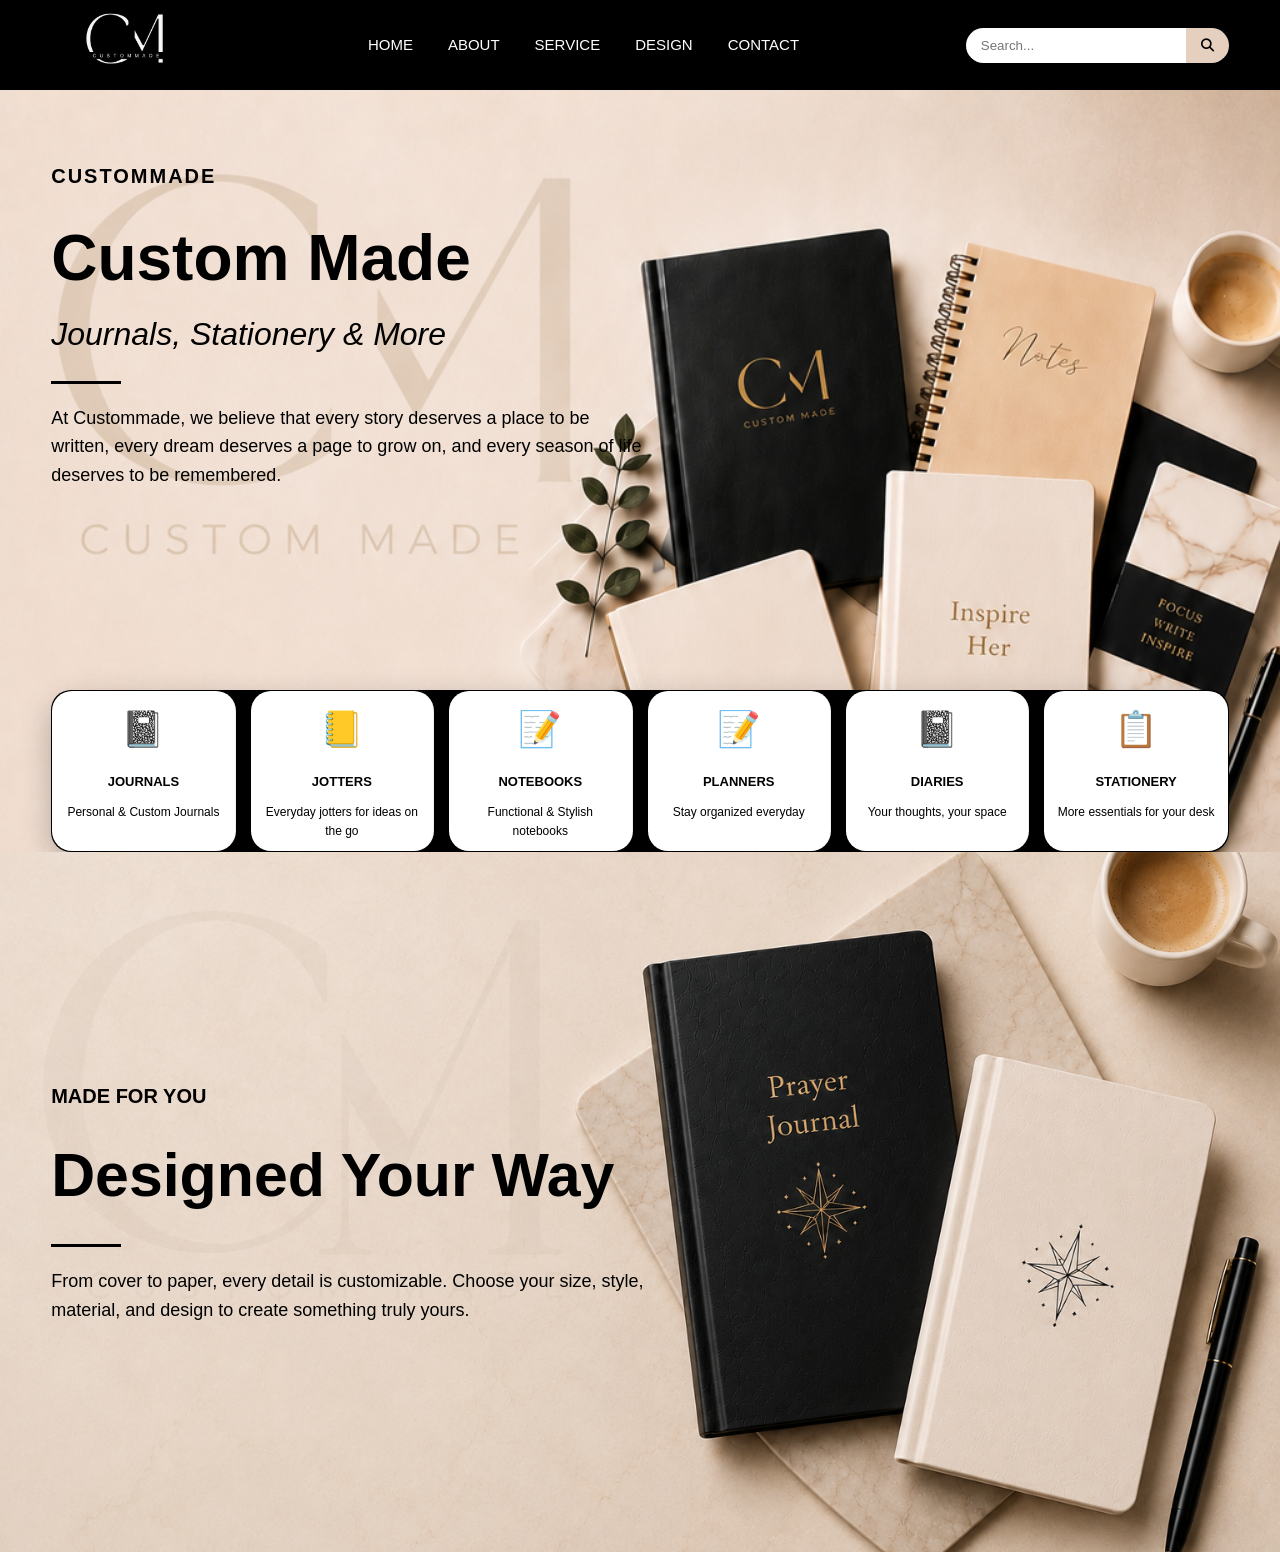
<file: index.html>
<!DOCTYPE html>
<html lang="en">
<head>
    <meta charset="UTF-8">
    <meta name="viewport" content="width=device-width, initial-scale=1.0">
    <title>Custom Made | Journals & Stationery</title>

    <!-- CSS -->
    <link rel="stylesheet" href="style.css">

    <!-- Font Awesome -->
    <link rel="stylesheet"
        href="https://cdnjs.cloudflare.com/ajax/libs/font-awesome/6.7.2/css/all.min.css">
</head>

<body class="home-page">

    <!-- ================= NAVIGATION ================= -->

    <header class="hero">

        <div class="container nav-container">

            <a href="index.html" class="logo" aria-label="Custom Made home"></a>

            <button class="nav-toggle" type="button" aria-label="Toggle navigation" aria-expanded="false" aria-controls="navMenu">
                <span></span>
                <span></span>
                <span></span>
            </button>

            <nav class="navbar" id="navMenu">

                <ul class="nav-links">

                    <li><a href="index.html" class="active">HOME</a></li>

                    <li><a href="about.html">ABOUT</a></li>

                    <li><a href="service.html">SERVICE</a></li>

                    <li><a href="design.html">DESIGN</a></li>

                    <li><a href="contact.html">CONTACT</a></li>

                </ul>

            </nav>

            <form class="search-box">

                <input type="text" placeholder="Search...">

                <button type="submit">

                    <i class="fa-solid fa-magnifying-glass"></i>

                </button>

            </form>

        </div>

    </header>



    <!-- ================= HERO SECTION ================= -->

    <section class="home-hero">

        <div class="container hero-content">

            <div class="hero-text">

                <h4>CUSTOMMADE</h4>

                <h1>
                    Custom Made
                    <span>Journals, Stationery & More</span>
                </h1>

                <div class="line"></div>

                <p>

                    At Custommade, we believe that every story deserves a
                    place to be written, every dream deserves a page to grow
                    on, and every season of life deserves to be remembered.

                </p>

            </div>

        </div>



        <!-- Stationery Box -->

        <div class="container">

            <div class="stationery">

                <div class="stationery-grid">

                    <div class="card">

                        <div class="icon">📓</div>

                        <h3>JOURNALS</h3>

                        <p>
                            Personal & Custom Journals
                        </p>

                    </div>

                    <div class="card">

                        <div class="icon">📒</div>

                        <h3>JOTTERS</h3>

                        <p>
                            Everyday jotters
                            for ideas on the go
                        </p>

                    </div>

                    <div class="card">

                        <div class="icon">📝</div>

                        <h3>NOTEBOOKS</h3>

                        <p>
                            Functional &
                            Stylish notebooks
                        </p>

                    </div>

                    <div class="card">

                        <div class="icon">📝</div>

                        <h3>PLANNERS</h3>

                        <p>
                            Stay organized
                            everyday
                        </p>

                    </div>

                    <div class="card">

                        <div class="icon">📓</div>

                        <h3>DIARIES</h3>

                        <p>
                            Your thoughts,
                            your space
                        </p>

                    </div>

                    <div class="card">

                        <div class="icon">📋</div>

                        <h3>STATIONERY</h3>

                        <p>
                            More essentials
                            for your desk
                        </p>

                    </div>

                </div>

            </div>

        </div>

    </section>



    <!-- ================= SECOND SECTION ================= -->

    <section class="design-section">

        <div class="container">

            <div class="design-content">

                <h4>MADE FOR YOU</h4>

                <h2>

                    Designed Your Way

                </h2>

                <div class="line"></div>

                <p>

                    From cover to paper, every detail is customizable.
                    Choose your size, style, material, and design
                    to create something truly yours.

                </p>

            </div>

        </div>

    </section>



    <script src="index.js"></script>

</body>
</html>
</file>
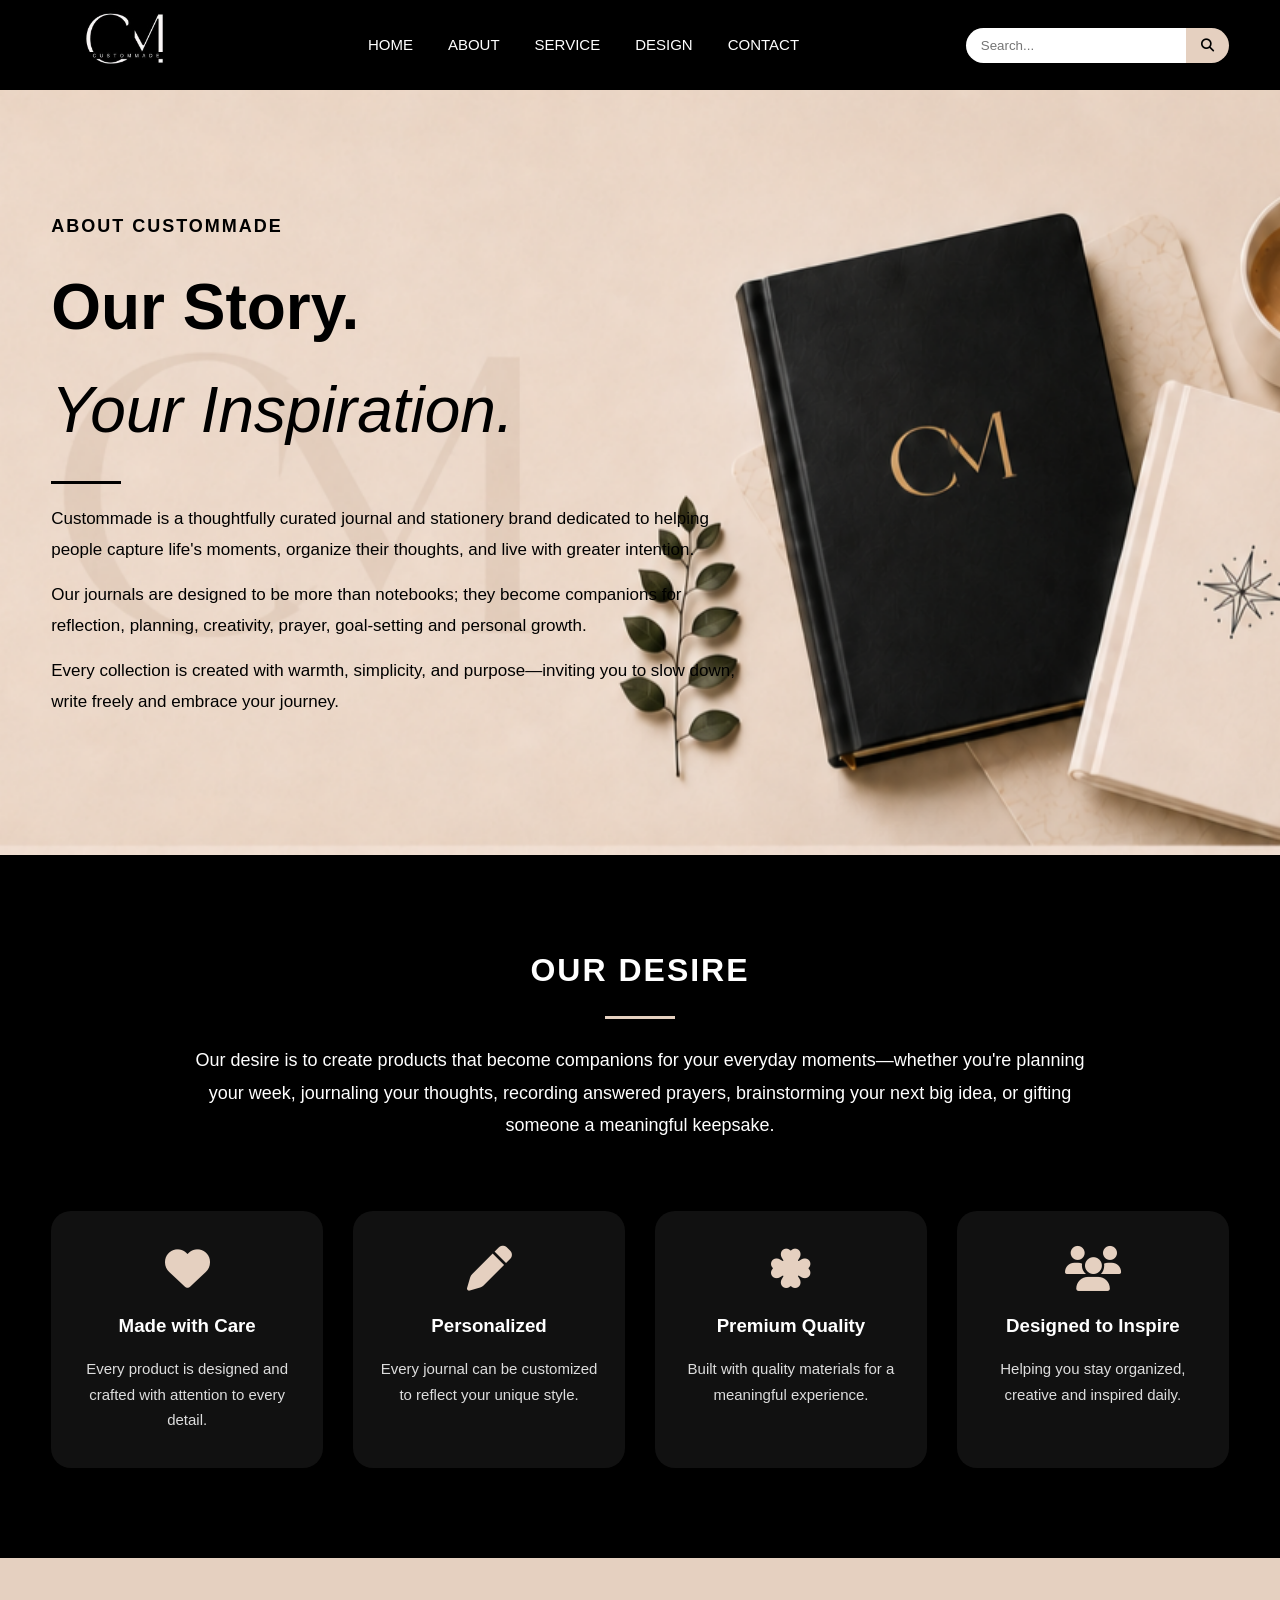
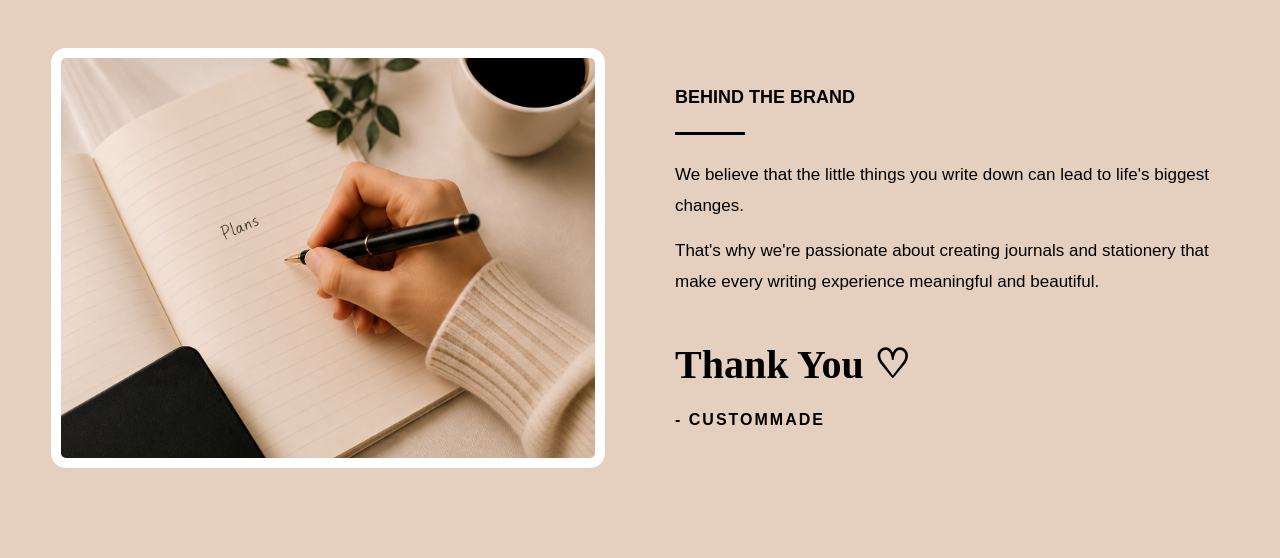
<file: about.html>
<!DOCTYPE html>
<html lang="en">

<head>

    <meta charset="UTF-8">

    <meta name="viewport" content="width=device-width, initial-scale=1.0">

    <title>About | CustomMade</title>

    <link rel="stylesheet" href="style.css">

    <link rel="stylesheet"
        href="https://cdnjs.cloudflare.com/ajax/libs/font-awesome/6.7.2/css/all.min.css">

</head>

<body>

    <!-- ================= HEADER ================= -->

    <header class="hero">

        <div class="container nav-container">

            <a href="index.html" class="logo" aria-label="Custom Made home"></a>

            <button class="nav-toggle" type="button" aria-label="Toggle navigation" aria-expanded="false" aria-controls="navMenu">
                <span></span>
                <span></span>
                <span></span>
            </button>

            <nav class="navbar" id="navMenu">

                <ul class="nav-links">

                    <li><a href="index.html">HOME</a></li>

                    <li><a href="about.html" class="active">ABOUT</a></li>

                    <li><a href="service.html">SERVICE</a></li>

                    <li><a href="design.html">DESIGN</a></li>

                    <li><a href="contact.html">CONTACT</a></li>

                </ul>

            </nav>

            <form class="search-box">

                <input type="text" placeholder="Search...">

                <button>

                    <i class="fa-solid fa-magnifying-glass"></i>

                </button>

            </form>

        </div>

    </header>

    <!-- HERO  -->

    <section class="about-hero">

        <div class="container">

            <div class="about-text">

                <h4>ABOUT CUSTOMMADE</h4>

                <h1>

                    Our Story.

                    <span>Your Inspiration.</span>

                </h1>

                <div class="line"></div>

                <p>

                    Custommade is a thoughtfully curated journal and stationery

                    brand dedicated to helping people capture life's moments,

                    organize their thoughts, and live with greater intention.

                </p>

                <p>

                    Our journals are designed to be more than notebooks;

                    they become companions for reflection, planning,

                    creativity, prayer, goal-setting and personal growth.

                </p>

                <p>

                    Every collection is created with warmth, simplicity,

                    and purpose—inviting you to slow down,

                    write freely and embrace your journey.

                </p>

            </div>

        </div>

    </section>

    <!--  OUR DESIRE  -->

    <section class="desire-section">

        <div class="container">

            <div class="section-title">

                <h2>OUR DESIRE</h2>

                <div class="line light"></div>

            </div>

            <p class="desire-text">

                Our desire is to create products that become companions for

                your everyday moments—whether you're planning your week,

                journaling your thoughts, recording answered prayers,

                brainstorming your next big idea,

                or gifting someone a meaningful keepsake.

            </p>

            <div class="values">

                <div class="value-card">

                    <i class="fa-solid fa-heart"></i>

                    <h3>Made with Care</h3>

                    <p>

                        Every product is designed

                        and crafted with attention

                        to every detail.

                    </p>

                </div>

                <div class="value-card">

                    <i class="fa-solid fa-pen"></i>

                    <h3>Personalized</h3>

                    <p>

                        Every journal can be

                        customized to reflect

                        your unique style.

                    </p>

                </div>

                <div class="value-card">

                    <i class="fa-solid fa-clover"></i>

                    <h3>Premium Quality</h3>

                    <p>

                        Built with quality

                        materials for a

                        meaningful experience.

                    </p>

                </div>

                <div class="value-card">

                    <i class="fa-solid fa-users"></i>

                    <h3>Designed to Inspire</h3>

                    <p>

                        Helping you stay

                        organized, creative

                        and inspired daily.

                    </p>

                </div>

            </div>

        </div>

    </section>

    <!--  BRAND  -->

    <section class="brand-section">

        <div class="container brand-grid">

            <div class="brand-image"></div>

            <div class="brand-content">

                <h3>BEHIND THE BRAND</h3>

                <div class="line"></div>

                <p>

                    We believe that the little things you write down

                    can lead to life's biggest changes.

                </p>

                <p>

                    That's why we're passionate about creating

                    journals and stationery that make every

                    writing experience meaningful and beautiful.

                </p>

                <h2 class="thanks">

                    Thank You ♡

                </h2>

                <h4>- CUSTOMMADE</h4>

            </div>

        </div>

    </section>

    <script src="index.js"></script>

</body>

</html>
</file>
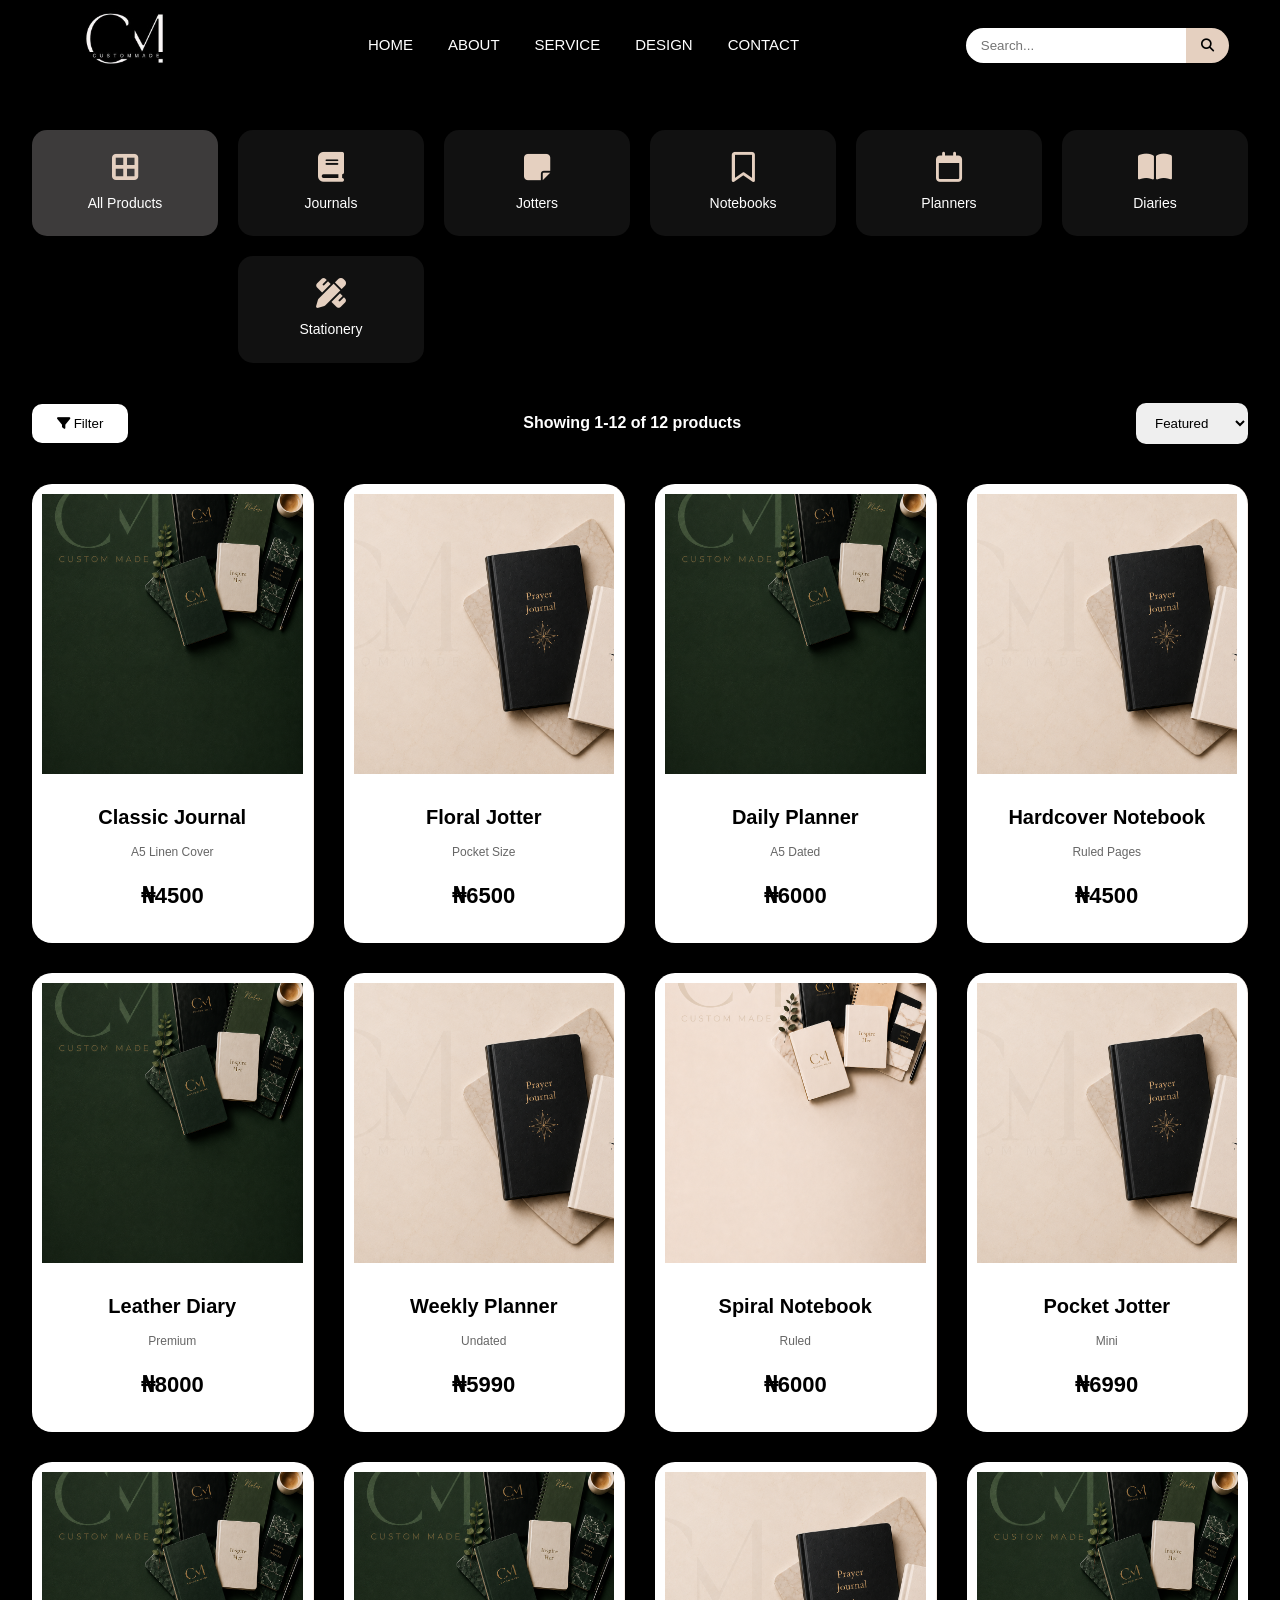
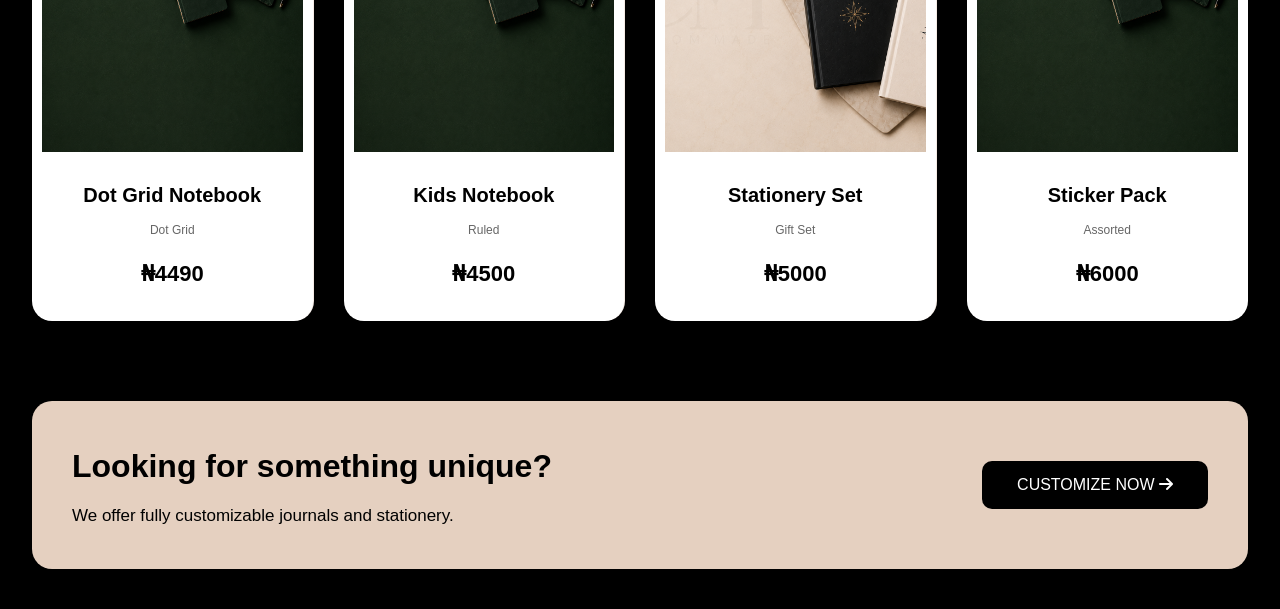
<file: design.html>
<!DOCTYPE html>
<html lang="en">

<head>
    <meta charset="UTF-8">
    <meta name="viewport" content="width=device-width, initial-scale=1.0">
    <title>Custom Made Store</title>

    <link rel="stylesheet" href="https://cdnjs.cloudflare.com/ajax/libs/font-awesome/6.7.2/css/all.min.css" />

    <link rel="stylesheet" href="style.css">
</head>

<body>

    <header class="hero">

        <div class="container nav-container">

            <a href="index.html" class="logo" aria-label="Custom Made home"></a>

            <button class="nav-toggle" type="button" aria-label="Toggle navigation" aria-expanded="false" aria-controls="navMenu">
                <span></span>
                <span></span>
                <span></span>
            </button>

            <nav class="navbar" id="navMenu">

                <ul class="nav-links">

                    <li><a href="index.html">HOME</a></li>
                    <li><a href="about.html">ABOUT</a></li>
                    <li><a href="service.html">SERVICE</a></li>
                    <li><a href="design.html" class="active">DESIGN</a></li>
                    <li><a href="contact.html">CONTACT</a></li>

                </ul>

            </nav>

            <form class="search-box">

                <input type="text" placeholder="Search...">

                <button type="submit">

                    <i class="fa-solid fa-magnifying-glass"></i>

                </button>

            </form>

        </div>

    </header>

    <section class="products-page">

        <div class="categories">

            <div class="category active">
                <i class="fa-solid fa-border-all"></i>
                <p>All Products</p>
            </div>

            <div class="category">
                <i class="fa-solid fa-book"></i>
                <p>Journals</p>
            </div>

            <div class="category">
                <i class="fa-solid fa-note-sticky"></i>
                <p>Jotters</p>
            </div>

            <div class="category">
                <i class="fa-regular fa-bookmark"></i>
                <p>Notebooks</p>
            </div>

            <div class="category">
                <i class="fa-regular fa-calendar"></i>
                <p>Planners</p>
            </div>

            <div class="category">
                <i class="fa-solid fa-book-open"></i>
                <p>Diaries</p>
            </div>

            <div class="category">
                <i class="fa-solid fa-pen-ruler"></i>
                <p>Stationery</p>
            </div>

        </div>

        <div class="top-bar">

            <button class="filter-btn">
                <i class="fa-solid fa-filter"></i>
                Filter
            </button>

            <p id="resultCount"></p>

            <select id="sort">
                <option>Featured</option>
                <option>Low Price</option>
                <option>High Price</option>
            </select>

        </div>

        <div class="products" id="products"></div>

        <div class="cta">

            <div>
                <h2>Looking for something unique?</h2>
                <p>We offer fully customizable journals and stationery.</p>
            </div>

            <button>
                CUSTOMIZE NOW
                <i class="fa-solid fa-arrow-right"></i>
            </button>

        </div>

    </section>

<script src="index.js"></script>

</body>

<script>

    const products = [

        {
            name: "Classic Journal",
            type: "A5 Linen Cover",
            price: 4500,
            category: "Journals",
            image: "CM101.png"
        },

        {
            name: "Floral Jotter",
            type: "Pocket Size",
            price: 6500,
            category: "Jotters",
            image: "CM1.png"
        },

        {
            name: "Daily Planner",
            type: "A5 Dated",
            price: 6000,
            category: "Planners",
            image: "CM101.png"
        },

        {
            name: "Hardcover Notebook",
            type: "Ruled Pages",
            price: 4500,
            category: "Notebooks",
            image: "CM1.png"
        },

        {
            name: "Leather Diary",
            type: "Premium",
            price: 8000,
            category: "Diaries",
            image: "CM101.png"
        },

        {
            name: "Weekly Planner",
            type: "Undated",
            price: 5990,
            category: "Planners",
            image: "CM1.png"
        },

        {
            name: "Spiral Notebook",
            type: "Ruled",
            price: 6000,
            category: "Notebooks",
            image: "CM.png"
        },

        {
            name: "Pocket Jotter",
            type: "Mini",
            price: 6990,
            category: "Jotters",
            image: "CM1.png"
        },

        {
            name: "Dot Grid Notebook",
            type: "Dot Grid",
            price: 4490,
            category: "Notebooks",
            image: "CM101.png"
        },

        {
            name: "Kids Notebook",
            type: "Ruled",
            price: 4500,
            category: "Notebooks",
            image: "CM101.png"
        },

        {
            name: "Stationery Set",
            type: "Gift Set",
            price: 5000,
            category: "Stationery",
            image: "CM1.png"
        },

        {
            name: "Sticker Pack",
            type: "Assorted",
            price: 6000,
            category: "Stationery",
            image: "CM101.png"
        }

    ];

    const container = document.getElementById("products");

    function displayProducts(items) {

        container.innerHTML = "";

        items.forEach(product => {

            container.innerHTML += `

<div class="card">

<img src="${product.image}" alt="">

<div class="card-content">

<h3>${product.name}</h3>

<p>${product.type}</p>

<div class="price">₦${product.price}</div>

</div>

</div>

`;

        });

        document.getElementById("resultCount").innerHTML =
            `Showing 1-${items.length} of ${items.length} products`;

    }

    displayProducts(products);

    // Sorting

    document.getElementById("sort").addEventListener("change", function () {

        let value = this.value;

        if (value === "Low Price") {

            products.sort((a, b) => a.price - b.price);

        }

        if (value === "High Price") {

            products.sort((a, b) => b.price - a.price);

        }

        displayProducts(products);

    });

    // Category Filter

    const categories = document.querySelectorAll(".category");

    categories.forEach(category => {

        category.addEventListener("click", () => {

            categories.forEach(btn => btn.classList.remove("active"));

            category.classList.add("active");

            const text = category.innerText.trim();

            if (text === "All Products") {

                displayProducts(products);

            } else {

                const filtered = products.filter(item => item.category === text);

                displayProducts(filtered);

            }

        });

    });

</script>

</body>

</html>
</file>
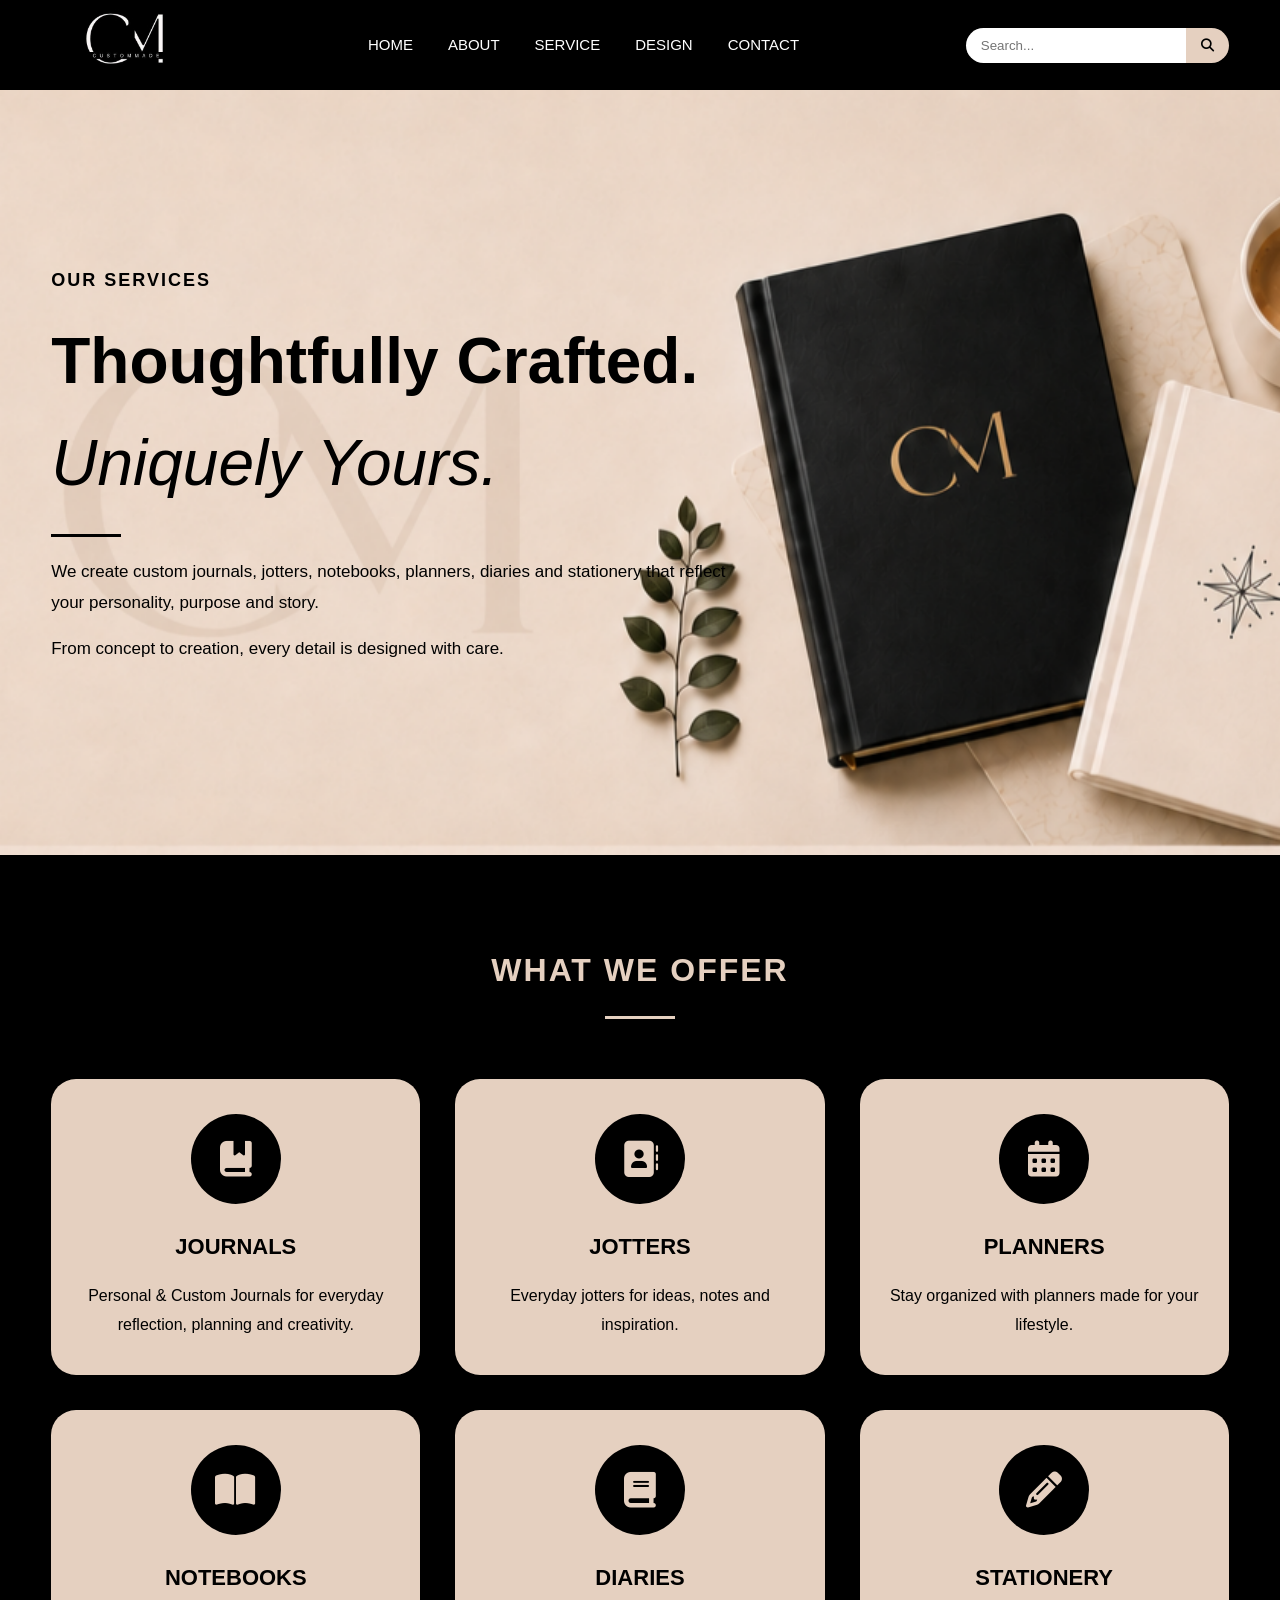
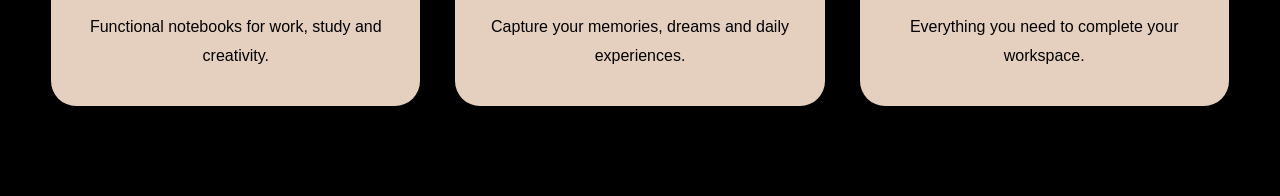
<file: service.html>
<!DOCTYPE html>
<html lang="en">

<head>

    <meta charset="UTF-8">

    <meta name="viewport" content="width=device-width, initial-scale=1.0">

    <title>Services | CustomMade</title>

    <link rel="stylesheet" href="style.css">

    <link rel="stylesheet" href="https://cdnjs.cloudflare.com/ajax/libs/font-awesome/6.7.2/css/all.min.css">

</head>

<body>

    <header class="hero">

        <div class="container nav-container">

            <a href="index.html" class="logo" aria-label="Custom Made home"></a>

            <button class="nav-toggle" type="button" aria-label="Toggle navigation" aria-expanded="false"
                aria-controls="navMenu">
                <span></span>
                <span></span>
                <span></span>
            </button>

            <nav class="navbar" id="navMenu">

                <ul class="nav-links">

                    <li><a href="index.html">HOME</a></li>
                    <li><a href="about.html">ABOUT</a></li>
                    <li><a href="service.html" class="active">SERVICE</a></li>
                    <li><a href="design.html">DESIGN</a></li>
                    <li><a href="contact.html">CONTACT</a></li>

                </ul>

            </nav>

            <form class="search-box">

                <input type="text" placeholder="Search...">

                <button>

                    <i class="fa-solid fa-magnifying-glass"></i>

                </button>

            </form>

        </div>

    </header>

    <!-- HERO -->

    <section class="service-hero">

        <div class="container">

            <div class="service-text">

                <h4>OUR SERVICES</h4>

                <h1>

                    Thoughtfully Crafted.

                    <span>Uniquely Yours.</span>

                </h1>

                <div class="line"></div>

                <p>

                    We create custom journals, jotters, notebooks,

                    planners, diaries and stationery that reflect

                    your personality, purpose and story.

                </p>

                <p>

                    From concept to creation, every detail

                    is designed with care.

                </p>

            </div>

        </div>

    </section>

    <!-- SERVICES -->

    <section class="services-section">

        <div class="container">

            <div class="section-title">

                <h2>WHAT WE OFFER</h2>

                <div class="line light"></div>

            </div>

            <div class="services-grid">

                <!-- CARD -->

                <div class="service-card">

                    <div class="circle">

                        <i class="fa-solid fa-book-bookmark"></i>

                    </div>

                    <h3>JOURNALS</h3>

                    <p>

                        Personal & Custom Journals

                        for everyday reflection,

                        planning and creativity.

                    </p>

                </div>

                <!-- CARD -->

                <div class="service-card">

                    <div class="circle">

                        <i class="fa-solid fa-address-book"></i>

                    </div>

                    <h3>JOTTERS</h3>

                    <p>

                        Everyday jotters

                        for ideas,

                        notes and inspiration.

                    </p>

                </div>

                <!-- CARD -->

                <div class="service-card">

                    <div class="circle">

                        <i class="fa-solid fa-calendar-days"></i>

                    </div>

                    <h3>PLANNERS</h3>

                    <p>

                        Stay organized

                        with planners

                        made for your lifestyle.

                    </p>

                </div>

                <!-- CARD -->

                <div class="service-card">

                    <div class="circle">

                        <i class="fa-solid fa-book-open"></i>

                    </div>

                    <h3>NOTEBOOKS</h3>

                    <p>

                        Functional notebooks

                        for work,

                        study and creativity.

                    </p>

                </div>

                <!-- CARD -->

                <div class="service-card">

                    <div class="circle">

                        <i class="fa-solid fa-book"></i>

                    </div>

                    <h3>DIARIES</h3>

                    <p>

                        Capture your memories,

                        dreams and

                        daily experiences.

                    </p>

                </div>

                <!-- CARD -->

                <div class="service-card">

                    <div class="circle">

                        <i class="fa-solid fa-pencil"></i>

                    </div>

                    <h3>STATIONERY</h3>

                    <p>

                        Everything you need

                        to complete

                        your workspace.

                    </p>

                </div>

            </div>

        </div>

    </section>

    <script src="index.js"></script>

</body>

</html>
</file>
<file: style.css>
/* RESET*/

*{
    margin:0;
    padding:0;
    box-sizing:border-box;
}

html{
    scroll-behavior:smooth;
}

body{
    background:#000;
    color:#fff;
    font-family:Arial, Helvetica, sans-serif;
    line-height:1.6;
}

.home-page{
    background:#000;
}



/*REUSABLE */

.container{

    width:min(92%,1200px);
    margin:auto;
    

}

.line{

    width:70px;
    height:3px;
    background:#000;
    margin:20px 0;

}

/*HEADER */

.hero{

    background:#000;
    position:sticky;
    top:0;
    z-index:1000;

}

.nav-container{

    display:flex;
    justify-content:space-between;
    align-items:center;
    min-height:90px;
    gap:30px;

}

/*LOGO*/

.logo{

    width:150px;
    height:75px;

    background-image:url("1781220738416.jpg");
    background-size:cover;
    background-position:center;

    border-radius:50px;

    display:block;

}

/*NAVIGATION */

.nav-links{

    display:flex;
    list-style:none;
    gap:35px;

}

.nav-links a{

    text-decoration:none;
    color:white;
    font-size:15px;
    transition:.3s;

}

.nav-links a:hover{

    color:var(--secondary);

}

.active{

    color:var(--secondary);

}

/*NAV TOGGLE*/

.nav-toggle{
    display:none;
    background:transparent;
    border:none;
    cursor:pointer;
    padding:6px;
    flex-direction:column;
    gap:5px;
}

.nav-toggle span{
    display:block;
    width:24px;
    height:2px;
    background:#fff;
    transition:.3s;
}

.nav-toggle.active span:nth-child(1){
    transform:translateY(7px) rotate(45deg);
}

.nav-toggle.active span:nth-child(2){
    opacity:0;
}

.nav-toggle.active span:nth-child(3){
    transform:translateY(-7px) rotate(-45deg);
}

/*SEARCH */

.search-box{

    display:flex;
    align-items:center;

}

.search-box input{

    width:220px;
    padding:10px 15px;

    border:none;
    outline:none;

    border-radius:25px 0 0 25px;

}

.search-box button{

    padding:10px 15px;

    border:none;
    cursor:pointer;

    background:#E5D0C0;

    border-radius:0 25px 25px 0;

}

/*HERO SECTION*/

.home-hero{

    background-image:url("CM.png");
    background-size:cover;
    background-repeat:no-repeat;

    min-height:750px;

    color:#000;

    padding-top:70px;

}

.hero-content{

    display:flex;
    align-items:center;


}

.hero-text{

    max-width:650px;

}

.hero-text h4{

    font-size:20px;
    letter-spacing:2px;
    margin-bottom:15px;

}

.hero-text h1{

    font-size:clamp(2.7rem,5vw,4rem);

    margin-bottom:10px;

}

.hero-text h1 span{

    display:block;

    font-size:clamp(1.2rem,3vw,2rem);

    font-style:italic;

    font-weight:400;

}

.hero-text p{

    font-size:18px;
    max-width:600px;

}

/* ===========================
   STATIONERY BOX
=========================== */

.stationery{

    margin-top:200px;


    border-radius:25px;

    box-shadow:0 10px 30px rgba(0,0,0,.25);

}

.stationery-grid{

    display:grid;

    grid-template-columns:repeat(6,1fr);

    gap:15px;
    background-color:#000;
    padding: 1px;
    border-radius: 20px;
    
    

}

.card{

    text-align:center;

    border-right:1px solid rgba(229,208,192,.4);

    padding:10px;

}

.card:last-child{

    border-right:none;

}

.icon{

    font-size:35px;

    margin-bottom:15px;

}

.card h3{

    

    font-size:13px;

    margin-bottom:10px;

}

.card p{

    color:var(--secondary);

    font-size:12px;
    color: #000;

}

/* SECOND SECTION */

.design-section{

    background-image:url("CM1.png");
    background-size:cover;
    background-position:center;
    background-repeat:no-repeat;

    min-height:700px;

    color:#000;

    display:flex;

    align-items:center;

}

.design-content{

    max-width:650px;

}

.design-content h4{

    font-size:20px;
    margin-bottom:15px;

}

.design-content h2{

    font-size:clamp(2.5rem,5vw,3.8rem);

    margin-bottom:10px;

}

.design-content p{

    font-size:18px;

}

/*ABOUT HERO*/

.about-hero{
    min-height:85vh;
    background:url("CUSTOMMADE.png") center center/cover no-repeat;
    display:flex;
    align-items:center;
    color:#000;
    padding:80px 0;
}

.about-text{
    max-width:700px;
}

.about-text h4{
    font-size:18px;
    letter-spacing:2px;
    margin-bottom:15px;
}

.about-text h1{
    font-size:clamp(2.8rem,5vw,4.2rem);
    margin-bottom:20px;
}

.about-text h1 span{
    display:block;
    font-style:italic;
    font-weight:400;
}

.about-text p{
    font-size:17px;
    line-height:1.8;
    margin-bottom:15px;
}

/*OUR DESIRE*/

.desire-section{
    background:#000;
    color:white;
    padding:90px 0;
}

.section-title{
    text-align:center;
    margin-bottom:25px;
}

.section-title h2{
    font-size:32px;
    letter-spacing:2px;
}

.light{
    background:#E5D0C0;
    margin:20px auto;
}

.desire-text{
    max-width:900px;
    margin:auto;
    text-align:center;
    font-size:18px;
    line-height:1.8;
    margin-bottom:70px;
}

/*VALUE CARDS*/

.values{
    display:grid;
    grid-template-columns:repeat(4,1fr);
    gap:30px;
}

.value-card{
    background:#111;
    border-radius:20px;
    padding:35px 25px;
    text-align:center;
    transition:.35s;
}

.value-card:hover{
    transform:translateY(-8px);
    box-shadow:0 10px 25px rgba(229,208,192,.15);
}

.value-card i{
    font-size:45px;
    color:#E5D0C0;
    margin-bottom:20px;
}

.value-card h3{
    margin-bottom:15px;
    color:#fff;
}

.value-card p{
    color:#ddd;
    line-height:1.7;
    font-size:15px;
}

/*BRAND SECTION*/

.brand-section{
    background:#E5D0C0;
    color:#000;
    padding:90px 0;
}

.brand-grid{
    display:grid;
    grid-template-columns:1fr 1fr;
    gap:70px;
    align-items:center;
}

.brand-image{
    height:420px;
    border:10px solid #fff;
    border-radius:15px;
    background:url("Note.png") center center/cover no-repeat;
}

.brand-content h3{
    font-size:18px;
    margin-bottom:15px;
}

.brand-content p{
    font-size:17px;
    margin-bottom:15px;
    line-height:1.8;
}

.brand-content .line{
    margin-bottom:25px;
}

.thanks{
    margin-top:35px;
    font-size:40px;
    font-family:cursive;
}

.brand-content h4{
    margin-top:10px;
    letter-spacing:2px;
}



/*SERVICE HERO*/

.service-hero{
    min-height: 85vh;
    background: url("CUSTOMMADE.png") center center/cover no-repeat;
    display: flex;
    align-items: center;
    color: #000;
    padding: 80px 0;
}

.service-text{
    max-width: 700px;
}

.service-text h4{
    font-size: 18px;
    letter-spacing: 2px;
    margin-bottom: 15px;
}

.service-text h1{
    font-size: clamp(2.8rem, 5vw, 4.2rem);
    margin-bottom: 20px;
}

.service-text h1 span{
    display: block;
    font-style: italic;
    font-weight: 400;
}

.service-text p{
    font-size: 17px;
    line-height: 1.8;
    margin-bottom: 15px;
}


/*SERVICES SECTION*/

.services-section{
    background: #000;
    padding: 90px 0;
    color: #E5D0C0;
}

.services-section .section-title{
    text-align: center;
    margin-bottom: 60px;
}

.services-section .section-title h2{
    font-size: 32px;
    letter-spacing: 2px;
}

.services-section .light{
    background: #E5D0C0;
    margin: 20px auto;
}


/*GRID*/

.services-grid{
    display: grid;
    grid-template-columns: repeat(3,1fr);
    gap: 35px;
}


/*CARD*/

.service-card{

    background: #E5D0C0;
    color: #000;

    border-radius: 25px;

    padding: 35px 25px;

    text-align: center;

    transition: .35s;
}

.service-card:hover{

    transform: translateY(-8px);

    box-shadow: 0 10px 25px rgba(229,208,192,.25);

}


/*ICON CIRCLE*/

.circle{

    width: 90px;
    height: 90px;

    background: #000;
    color: #E5D0C0;

    border-radius: 50%;

    margin: 0 auto 25px;

    display: flex;
    justify-content: center;
    align-items: center;

}

.circle i{

    font-size: 36px;

}


/*CARD TEXT*/

.service-card h3{

    font-size: 22px;

    margin-bottom: 18px;

}

.service-card p{

    font-size: 16px;

    line-height: 1.8;

}



/*DESIGN PAGE*/

.products-page{
    width:min(95%,1300px);
    margin:40px auto;
    color:#fff;
}

/*CATEGORIES*/

.categories{
    display:grid;
    grid-template-columns:repeat(auto-fit,minmax(120px,1fr));
    gap:20px;
    margin-bottom:40px;
}

.category{

    background:#111;

    border-radius:15px;

    padding:20px 10px;

    text-align:center;

    cursor:pointer;

    transition:.35s;

    border:2px solid transparent;

}

.category:hover{

    transform:translateY(-5px);

    border-color:#fff;

}

.category.active{

    background:rgba(77, 74, 74, 0.8);

}

.category i{

    font-size:30px;

    color:#E5D0C0;

    margin-bottom:10px;

}

.category p{

    color:white;

    font-size:14px;

}

.categories .category:last-child{
    grid-column:2;
}

/*TOP BAR*/

.top-bar{

    display:flex;

    justify-content:space-between;

    align-items:center;

    margin:40px 0;

    flex-wrap:wrap;

    gap:20px;

}

.filter-btn{

    background:white;

    color:black;

    border:none;

    padding:12px 25px;

    border-radius:10px;

    cursor:pointer;

}

.filter-btn:hover{

    background:#E5D0C0;

}

#sort{

    padding:12px 15px;

    border-radius:10px;

    border:none;

    outline:none;

}

#resultCount{

    font-weight:bold;

}

/*PRODUCTS*/

.products{

    display:grid;

    grid-template-columns:repeat(auto-fit,minmax(250px,1fr));

    gap:30px;

}

/*CARD*/

.card{

    background:white;

    color:black;

    border-radius:20px;

    overflow:hidden;

    transition:.35s;

    cursor:pointer;

}

.card:hover{

    transform:translateY(-8px);

    box-shadow:0 15px 30px rgba(255,255,255,.15);

}

.card img{

    width:100%;

    height:280px;

    object-fit:cover;

}

.card-content{

    padding:20px;

}

.card-content h3{

    margin-bottom:10px;

    font-size:20px;

}

.card-content p{

    color:#666;

    margin-bottom:15px;

}

.price{

    font-size:22px;

    font-weight:bold;

    color:#000;

}

/*CTA*/

.cta{

    margin-top:80px;

    background:#E5D0C0;

    color:black;

    border-radius:20px;

    padding:40px;

    display:flex;

    justify-content:space-between;

    align-items:center;

    flex-wrap:wrap;

    gap:30px;

}

.cta h2{

    margin-bottom:10px;

    font-size:32px;

}

.cta p{

    font-size:17px;

}

.cta button{

    background:#000;

    color:white;

    border:none;

    padding:15px 35px;

    border-radius:10px;

    cursor:pointer;

    font-size:16px;

    transition:.3s;

}

.cta button:hover{

    background:#E5D0C0;

}

@media (max-width: 900px){

    .nav-container{
        flex-wrap:wrap;
        min-height:auto;
        padding:18px 0;
        gap:16px;
    }

    .nav-toggle{
        display:flex;
        margin-left:auto;
    }

    .navbar{
        width:100%;
        display:none;
    }

    .navbar.show{
        display:block;
    }

    .nav-links{
        flex-direction:column;
        gap:14px;
        padding:10px 0 0;
    }

    .search-box{
        width:100%;
        justify-content:flex-end;
    }

    .search-box input{
        width:100%;
        max-width:250px;
    }

    .home-hero{
        padding-top:40px;
        min-height:auto;
    }

    .hero-content{
        align-items:flex-start;
    }

    .stationery{
        margin-top:120px;
    }

    .stationery-grid{
        grid-template-columns:repeat(2,1fr);
    }

    .design-section{
        min-height:auto;
        padding:70px 0;
    }

    .about-hero,
    .service-hero{
        min-height:auto;
        padding:60px 0;
    }

    .values{
        grid-template-columns:repeat(2,1fr);
    }

    .brand-grid{
        grid-template-columns:1fr;
        gap:40px;
    }

    .brand-image{
        height:300px;
    }

    .services-grid{
        grid-template-columns:repeat(2,1fr);
    }

    .services-section{
        padding:70px 0;
    }

    .service-card{
        padding:25px 18px;
    }

}

@media (max-width: 750px){

    .home-page{
        background:#000 url("CM.png") center center / 100% 100% no-repeat;
    }

    .home-page .hero{
        background:#000;
    }

    .home-page .home-hero,
    .home-page .design-section{
        background:transparent;
    }

    .home-page .design-section{
        border-top:3px solid #000;
        margin-top:50px;
    }

    .home-page .line{
        background:#000;
    }

    .stationery{
        display:none;
    }

    .logo{
        width:120px;
        height:60px;
    }

    .search-box{
        justify-content:stretch;
        width:100%;
    }

    .search-box input{
        flex:1;
        max-width:none;
    }

    .home-hero{
        padding-top:30px;
    }

    .hero-text h1{
        font-size:2.4rem;
    }

    .hero-text p{
        font-size:18px;
    }

    .stationery{
        margin-top:80px;
    }

    .stationery{
        margin-top:60px;
    }

    /* show three stationery cards per row on narrow screens */
    .stationery-grid{
        grid-template-columns:repeat(3,1fr);
        gap:8px;
        padding:4px;
    }

    .stationery-grid .card{
        padding:8px;
    }

    .stationery-grid .icon{
        font-size:24px;
        margin-bottom:8px;
    }

    .stationery-grid .card h3{
        font-size:12px;
        margin-bottom:6px;
    }

    .stationery-grid .card p{
        font-size:11px;
    }

    .design-section{
        padding:60px 0;
    }

    .design-content h2{
        font-size:2.2rem;
    }

    .about-hero,
    .service-hero{
        padding:50px 0;
    }

    .about-text h1,
    .service-text h1{
        font-size:2.4rem;
    }

    .desire-text{
        font-size:15px;
        margin-bottom:40px;
    }

    .values{
        grid-template-columns:repeat(2,minmax(0,1fr));
        gap:10px;
    }

    .value-card{
        padding:12px 6px;
        border-radius:12px;
    }

    .value-card i{
        font-size:26px;
        margin-bottom:6px;
    }

    .value-card h3{
        font-size:12px;
        margin-bottom:5px;
    }

    .value-card p{
        font-size:11px;
        line-height:1.3;
    }

    .brand-image{
        height:240px;
    }

    .brand-content p{
        font-size:16px;
    }

    .services-grid{
        grid-template-columns:repeat(2,minmax(0,1fr));
        gap:10px;
    }

    .service-card{
        padding:15px 8px;
        border-radius:12px;
    }

    .service-card .circle{
        width:55px;
        height:55px;
        margin-bottom:10px;
    }

    .service-card .circle i{
        font-size:24px;
    }

    .service-card h3{
        font-size:14px;
        margin-bottom:6px;
    }

    .service-card p{
        font-size:11px;
        line-height:1.3;
    }

    .services-section .section-title h2{
        font-size:26px;
    }

    .products-page{
        width:min(96%,1300px);
        margin:24px auto;
    }

    .categories{
        grid-template-columns:repeat(3,minmax(0,1fr));
        gap:8px;
    }

    .categories .category:last-child{
        grid-column:2;
    }

    .category{
        padding:10px 4px;
        border-radius:10px;
    }

    .category i{
        font-size:22px;
        margin-bottom:5px;
    }

    .category p{
        font-size:10px;
    }

    .top-bar{
        flex-direction:column;
        align-items:stretch;
    }

    .filter-btn,
    #sort{
        width:100%;
    }

    .products{
        grid-template-columns:repeat(2,minmax(0,1fr));
        gap:10px;
    }

    .products .card img{
        height:150px;
    }

    .products .card-content{
        padding:10px;
    }

    .products .card h3{
        font-size:14px;
    }

    .products .card p,
    .products .price{
        font-size:12px;
    }

    .cta{
        padding:24px;
    }

    .cta button{
        width:100%;
    }

}
</file>
